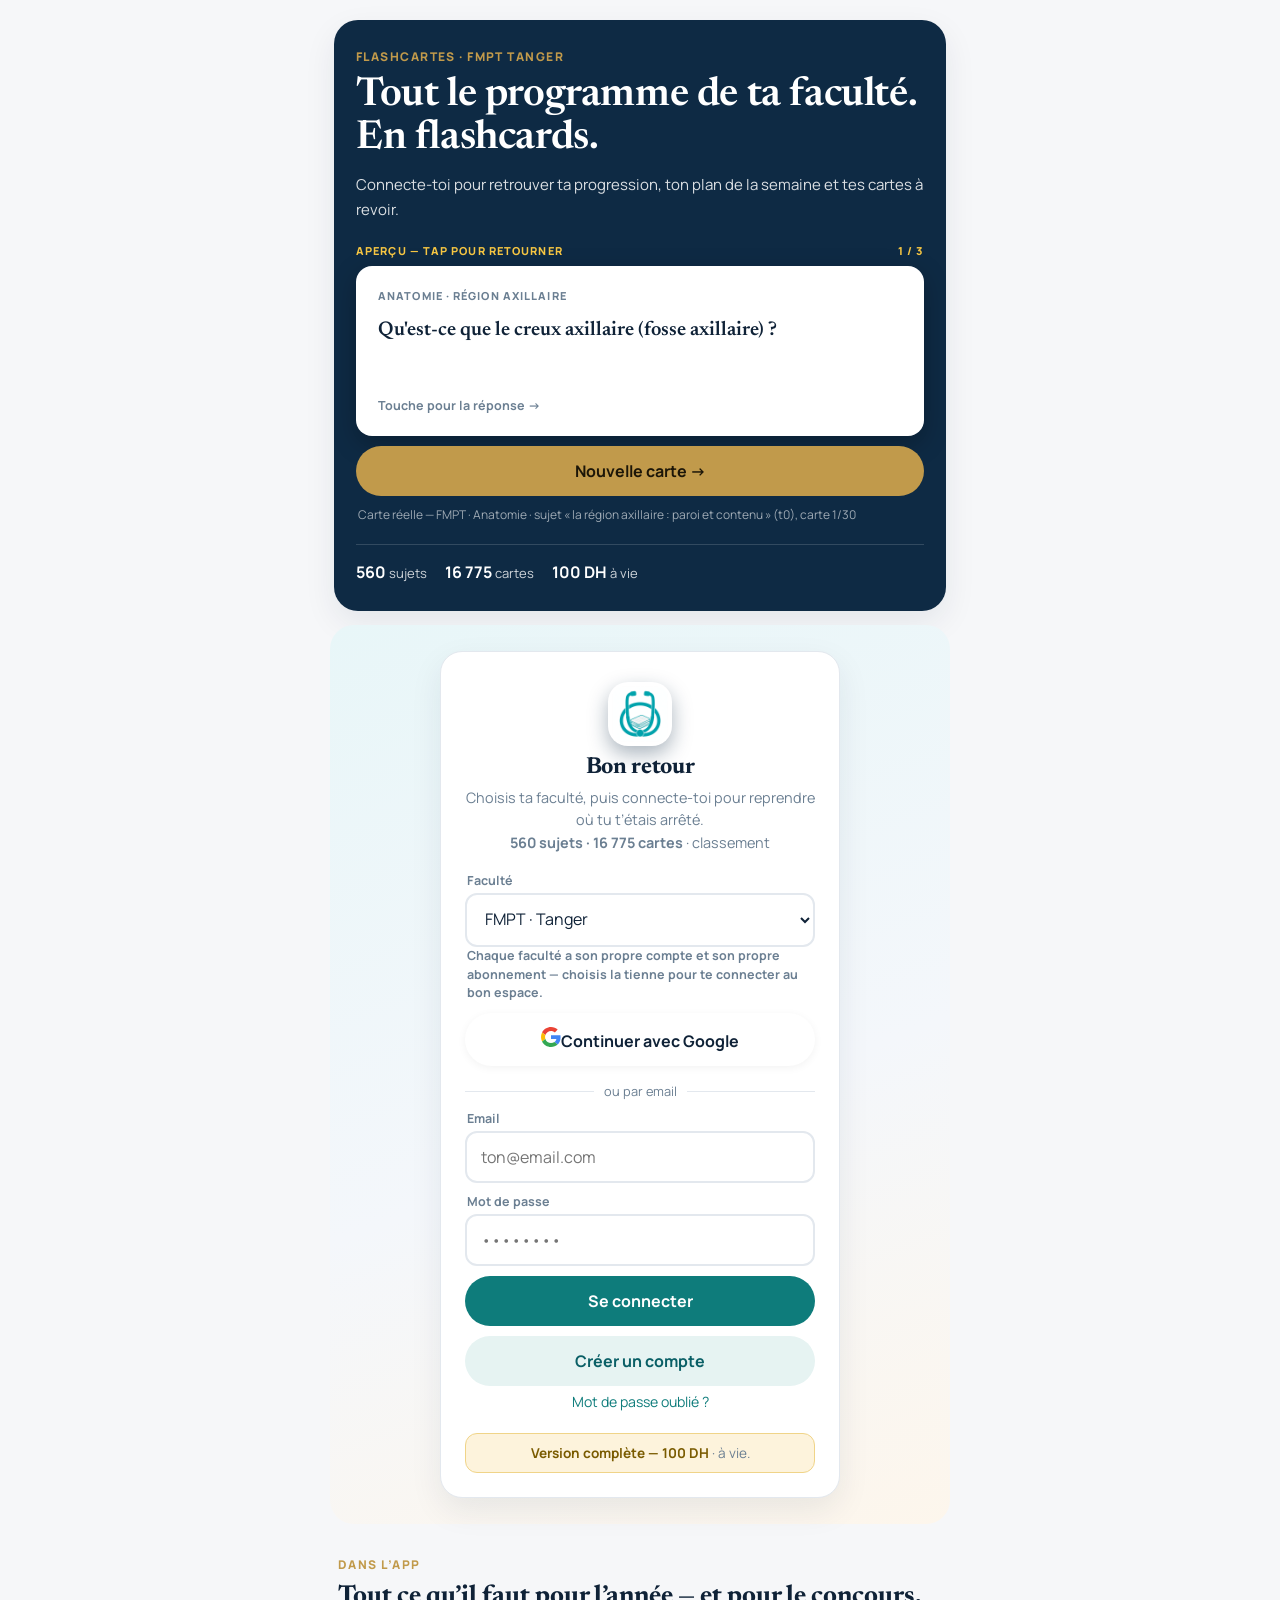
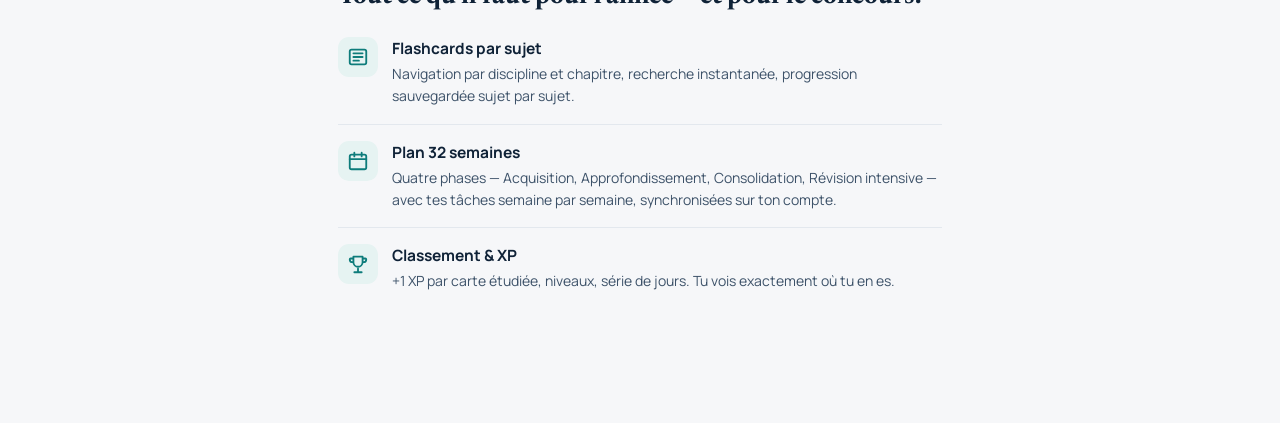
<file: index.html>
<!DOCTYPE html>
<html lang="fr">
<head>
<meta charset="UTF-8">
<meta name="viewport" content="width=device-width, initial-scale=1.0, viewport-fit=cover">
<meta name="theme-color" content="#0e2a44">
<title>Flashcards FMPT — Connexion</title>
<link rel="stylesheet" href="styles.css">
<link rel="manifest" href="manifest.json">
<link rel="icon" href="icon-512.png">
<link rel="apple-touch-icon" href="icon-192.png">
</head>
<body>
<div id="app"></div>
<script>
/* Vigie de demarrage : si l'app ne s'affiche pas (module bloque,
   navigateur trop ancien...), affiche un message d'aide au lieu d'une page blanche. */
(function () {
  var app = document.getElementById('app');
  if (!app) return;
  function card(title, body) {
    if (app.children.length) return;
    app.innerHTML =
      '<div style="min-height:70vh;display:flex;align-items:center;justify-content:center;padding:24px;font-family:-apple-system,Segoe UI,Roboto,Arial,sans-serif;">' +
      '<div style="max-width:420px;background:#fff;border-radius:16px;box-shadow:0 8px 24px rgba(14,124,134,.15);padding:28px 24px;text-align:center;color:#1c2733;">' +
      '<div style="margin-bottom:8px;color:#0e7c7b;display:flex;justify-content:center;"><svg width="36" height="36" viewBox="0 0 24 24" fill="none" stroke="currentColor" stroke-width="2" stroke-linecap="round" stroke-linejoin="round"><path d="M12 3 2.5 20h19L12 3z"/><path d="M12 10v4M12 17.5v.5"/></svg></div>' +
      '<h2 style="margin:0 0 8px;font-size:1.1rem;">' + title + '</h2>' +
      '<p style="margin:0;font-size:.92rem;line-height:1.6;color:#5b6b7c;">' + body + '</p></div></div>';
  }
  var noImportMap = !('supports' in HTMLScriptElement) || !HTMLScriptElement.supports('importmap');
  if (noImportMap) {
    card('Mets \u00e0 jour ton navigateur',
      'Cette app a besoin d\u2019un navigateur r\u00e9cent. Sur iPhone : R\u00e9glages \u2192 G\u00e9n\u00e9ral \u2192 Mise \u00e0 jour logicielle, ou ouvre ce lien dans Chrome.');
    return;
  }
  setTimeout(function () {
    card('La page n\u2019arrive pas \u00e0 charger',
      'V\u00e9rifie ta connexion internet, d\u00e9sactive ton bloqueur de pub pour ce site, puis recharge la page. Si \u00e7a persiste, ouvre le lien dans Chrome ou un Safari \u00e0 jour.');
  }, 9000);
})();
</script>
<div id="toast" class="toast" hidden></div>
<script type="module" src="js/login.js"></script>
<script>
if ('serviceWorker' in navigator) {
  window.addEventListener('load', () => {
    navigator.serviceWorker.register('sw.js').catch(() => {});
  });
}
</script>
</body>
</html>
</file>
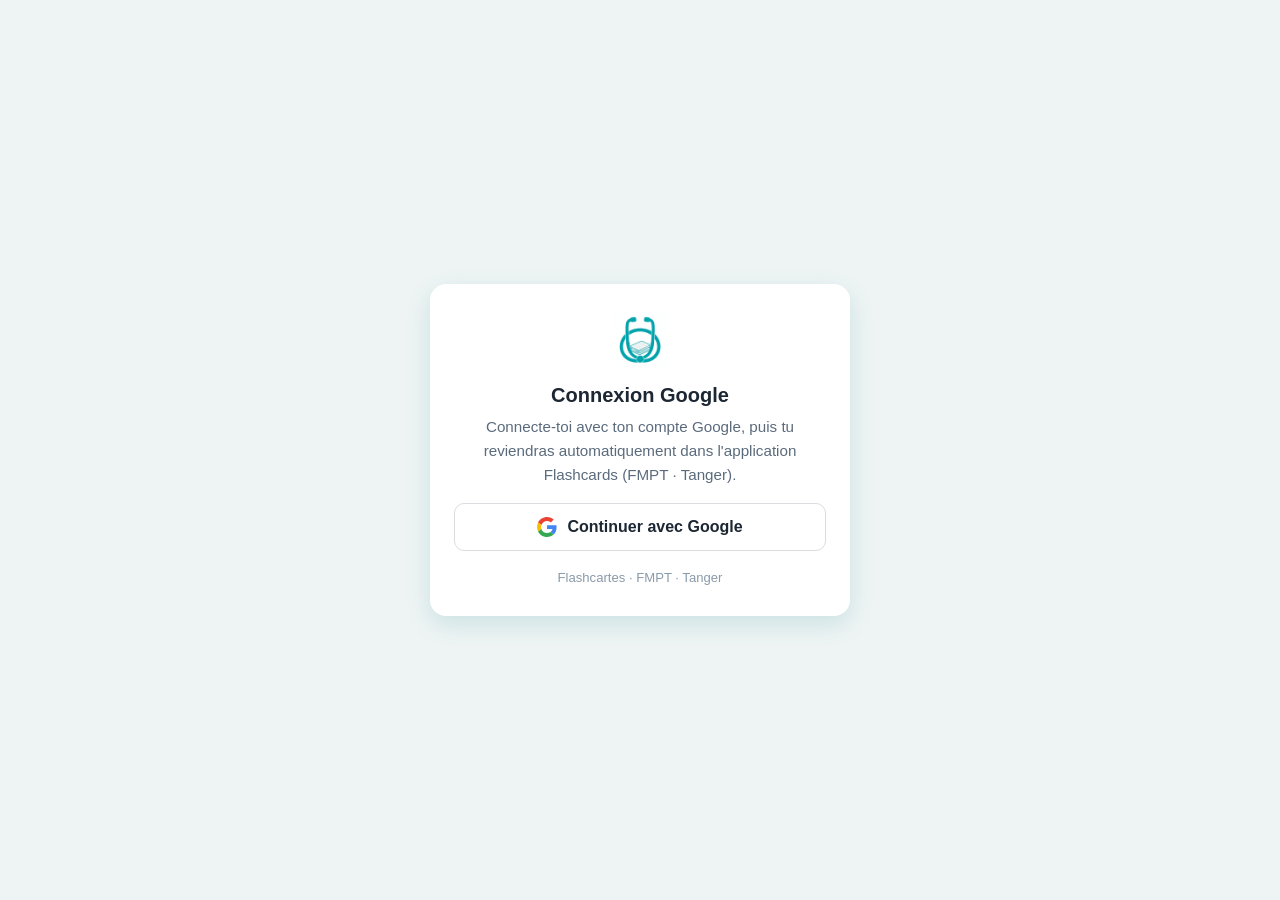
<file: auth-google.html>
<!DOCTYPE html>
<html lang="fr">
<head>
<meta charset="UTF-8">
<meta name="viewport" content="width=device-width, initial-scale=1.0, viewport-fit=cover">
<meta name="robots" content="noindex">
<meta name="theme-color" content="#0e2a44">
<title>Connexion Google — Flashcartes FMPT · Tanger</title>
<link rel="icon" href="icon-512.png">
<style>
  * { box-sizing: border-box; }
  body { margin: 0; min-height: 100vh; display: flex; align-items: center; justify-content: center;
    padding: 24px; font-family: -apple-system, "Segoe UI", Roboto, Arial, sans-serif;
    background: #eef4f4; color: #1c2733; }
  .card { width: 100%; max-width: 420px; background: #fff; border-radius: 16px;
    box-shadow: 0 8px 24px rgba(14,124,134,.15); padding: 28px 24px; text-align: center; }
  .card img { width: 56px; height: 56px; }
  h1 { margin: 12px 0 8px; font-size: 1.25rem; }
  p { margin: 0 0 16px; font-size: .95rem; line-height: 1.6; color: #5b6b7c; }
  .btn { display: flex; align-items: center; justify-content: center; gap: 10px; width: 100%;
    padding: 13px 16px; border: 1px solid #dadce0; border-radius: 10px; background: #fff;
    font-size: 1rem; font-weight: 600; color: #1c2733; cursor: pointer; }
  .btn:disabled { opacity: .6; cursor: default; }
  .err { display: none; margin: 14px 0 0; padding: 10px 12px; border-radius: 8px;
    background: #fdecea; color: #b3261e; font-size: .9rem; text-align: left; }
  .note { margin: 16px 0 0; font-size: .82rem; color: #8a9aa8; }
  .fallback { display: none; margin-top: 16px; }
  .fallback a { color: #0e7c86; font-weight: 600; }
</style>
</head>
<body>
<div class="card">
  <img src="icon-512.png" alt="Flashcartes">
  <h1>Connexion Google</h1>
  <p>Connecte-toi avec ton compte Google, puis tu reviendras
     automatiquement dans l'application Flashcards (FMPT · Tanger).</p>
  <button class="btn" id="gBtn" type="button">
    <svg viewBox="0 0 48 48" width="20" height="20" aria-hidden="true"><path fill="#EA4335" d="M24 9.5c3.54 0 6.71 1.22 9.21 3.6l6.85-6.85C35.9 2.38 30.47 0 24 0 14.62 0 6.51 5.38 2.56 13.22l7.98 6.19C12.43 13.72 17.74 9.5 24 9.5z"/><path fill="#4285F4" d="M46.98 24.55c0-1.57-.15-3.09-.38-4.55H24v9.02h12.94c-.58 2.96-2.26 5.48-4.78 7.18l7.73 6c4.51-4.18 7.09-10.36 7.09-17.65z"/><path fill="#FBBC05" d="M10.53 28.59c-.48-1.45-.76-2.99-.76-4.59s.27-3.14.76-4.59l-7.98-6.19C.92 16.46 0 20.12 0 24c0 3.88.92 7.54 2.56 10.78l7.97-6.19z"/><path fill="#34A853" d="M24 48c6.48 0 11.93-2.13 15.89-5.81l-7.73-6c-2.15 1.45-4.92 2.3-8.16 2.3-6.26 0-11.57-4.22-13.47-9.91l-7.98 6.19C6.51 42.62 14.62 48 24 48z"/></svg>
    <span>Continuer avec Google</span>
  </button>
  <div class="err" id="err"></div>
  <div class="fallback" id="fallback">
    <p>Si l'application ne s'est pas ouverte toute seule,
       <a id="backLink" href="#">touche ici pour y retourner</a>.</p>
  </div>
  <p class="note">Flashcartes · FMPT · Tanger</p>
</div>
<script type="module">
import { initializeApp } from './vendor/firebase/firebase-app.js';
import { getAuth, GoogleAuthProvider, signInWithPopup } from './vendor/firebase/firebase-auth.js';
import { firebaseConfig } from './firebase-config.js';

/* Page d'auth Google pour l'APPLICATION Android : elle tourne dans le
   navigateur système (la WebView ne peut pas faire de OAuth Google).
   Après la connexion, elle renvoie le token Google à l'app via le lien
   flashcards://auth/google — MainActivity le transmet à la WebView. */
const params = new URLSearchParams(location.search);
const fac = params.get('fac') || 'fmpt';
const app = initializeApp(firebaseConfig);
const auth = getAuth(app);
const showErr = (m) => { const e = document.getElementById('err'); e.style.display = 'block'; e.textContent = m; };
const backToApp = (qs) => {
  const url = 'flashcards://auth/google?fac=' + encodeURIComponent(fac) + qs;
  document.getElementById('backLink').href = url;
  document.getElementById('fallback').style.display = 'block';
  location.href = url;
};
document.getElementById('gBtn').onclick = async () => {
  const btn = document.getElementById('gBtn');
  btn.disabled = true;
  try {
    const result = await signInWithPopup(auth, new GoogleAuthProvider());
    const cred = GoogleAuthProvider.credentialFromResult(result);
    const idToken = cred && cred.idToken;
    if (!idToken) throw new Error('no-id-token');
    backToApp('&token=' + encodeURIComponent(idToken));
  } catch (e) {
    const c = e.code || '';
    if (c.includes('popup-closed-by-user') || c.includes('cancelled-popup-request')) {
      backToApp('&error=cancelled');
    } else if (c.includes('account-exists-with-different-credential')) {
      backToApp('&error=account-exists');
    } else if (c.includes('popup-blocked')) {
      showErr('Le navigateur a bloqué la fenêtre Google — autorise les popups pour ce site puis réessaie.');
    } else {
      showErr('Connexion Google impossible : ' + (e.message || e));
    }
    btn.disabled = false;
  }
};
</script>
</body>
</html>
</file>
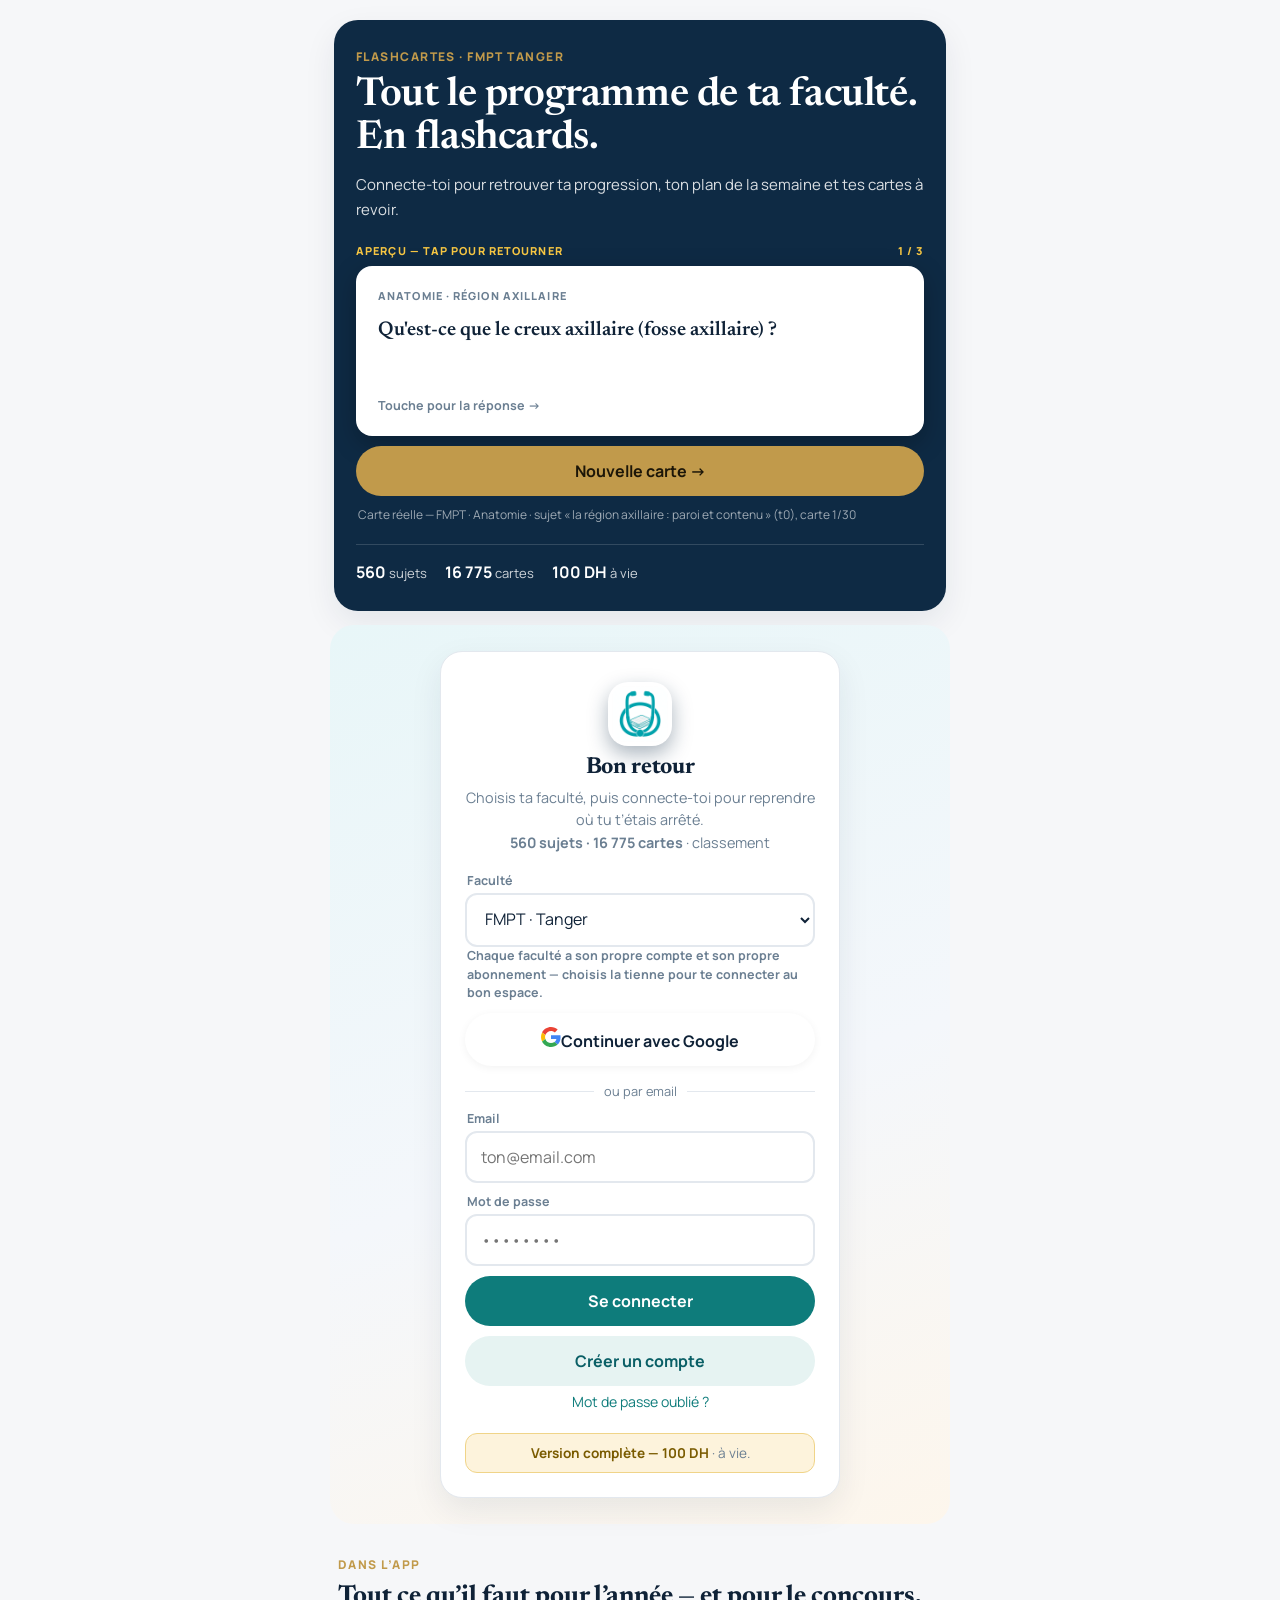
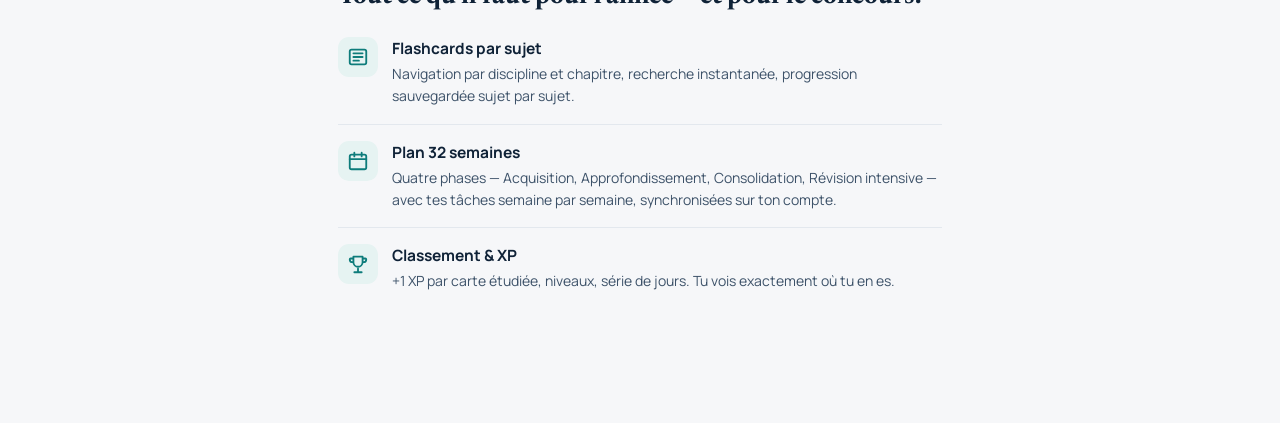
<file: plan.html>
<!DOCTYPE html>
<html lang="fr">
<head>
<meta charset="UTF-8">
<meta name="viewport" content="width=device-width, initial-scale=1.0, viewport-fit=cover">
<meta name="theme-color" content="#0e2a44">
<title>Plan 32 semaines — Flashcards FMPT</title>
<link rel="stylesheet" href="styles.css">
<link rel="manifest" href="manifest.json">
<link rel="icon" href="icon-512.png">
<link rel="apple-touch-icon" href="icon-192.png">
</head>
<body>
<div id="app"></div>
<script>
/* Vigie de demarrage : si l'app ne s'affiche pas (module bloque,
   navigateur trop ancien...), affiche un message d'aide au lieu d'une page blanche. */
(function () {
  var app = document.getElementById('app');
  if (!app) return;
  function card(title, body) {
    if (app.children.length) return;
    app.innerHTML =
      '<div style="min-height:70vh;display:flex;align-items:center;justify-content:center;padding:24px;font-family:-apple-system,Segoe UI,Roboto,Arial,sans-serif;">' +
      '<div style="max-width:420px;background:#fff;border-radius:16px;box-shadow:0 8px 24px rgba(14,124,134,.15);padding:28px 24px;text-align:center;color:#1c2733;">' +
      '<div style="margin-bottom:8px;color:#0e7c7b;display:flex;justify-content:center;"><svg width="36" height="36" viewBox="0 0 24 24" fill="none" stroke="currentColor" stroke-width="2" stroke-linecap="round" stroke-linejoin="round"><path d="M12 3 2.5 20h19L12 3z"/><path d="M12 10v4M12 17.5v.5"/></svg></div>' +
      '<h2 style="margin:0 0 8px;font-size:1.1rem;">' + title + '</h2>' +
      '<p style="margin:0;font-size:.92rem;line-height:1.6;color:#5b6b7c;">' + body + '</p></div></div>';
  }
  var noImportMap = !('supports' in HTMLScriptElement) || !HTMLScriptElement.supports('importmap');
  if (noImportMap) {
    card('Mets \u00e0 jour ton navigateur',
      'Cette app a besoin d\u2019un navigateur r\u00e9cent. Sur iPhone : R\u00e9glages \u2192 G\u00e9n\u00e9ral \u2192 Mise \u00e0 jour logicielle, ou ouvre ce lien dans Chrome.');
    return;
  }
  setTimeout(function () {
    card('La page n\u2019arrive pas \u00e0 charger',
      'V\u00e9rifie ta connexion internet, d\u00e9sactive ton bloqueur de pub pour ce site, puis recharge la page. Si \u00e7a persiste, ouvre le lien dans Chrome ou un Safari \u00e0 jour.');
  }, 9000);
})();
</script>
</div>
<div id="toast" class="toast" hidden></div>
<script type="module" src="js/plan.js"></script>
<script>
if ('serviceWorker' in navigator) {
  window.addEventListener('load', () => {
    navigator.serviceWorker.register('sw.js').catch(() => {});
  });
}
</script>
</body>
</html>
</file>
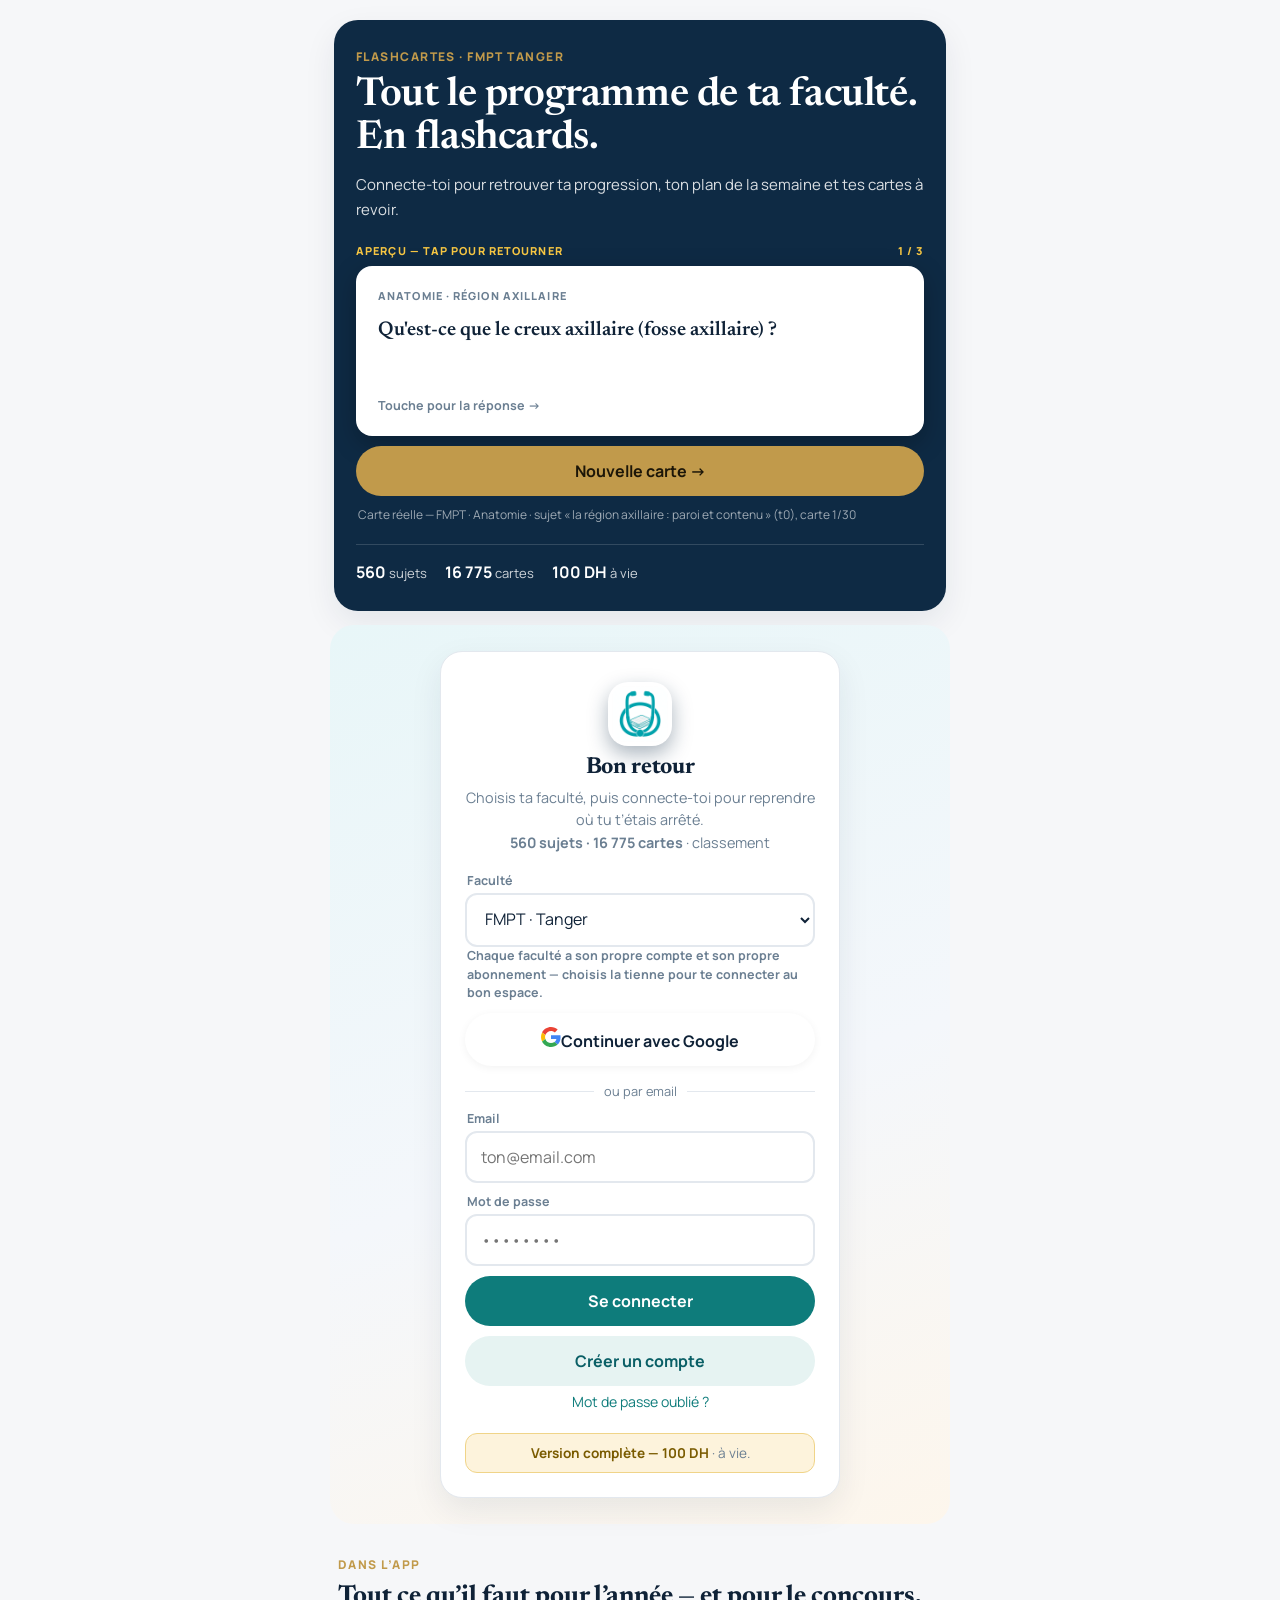
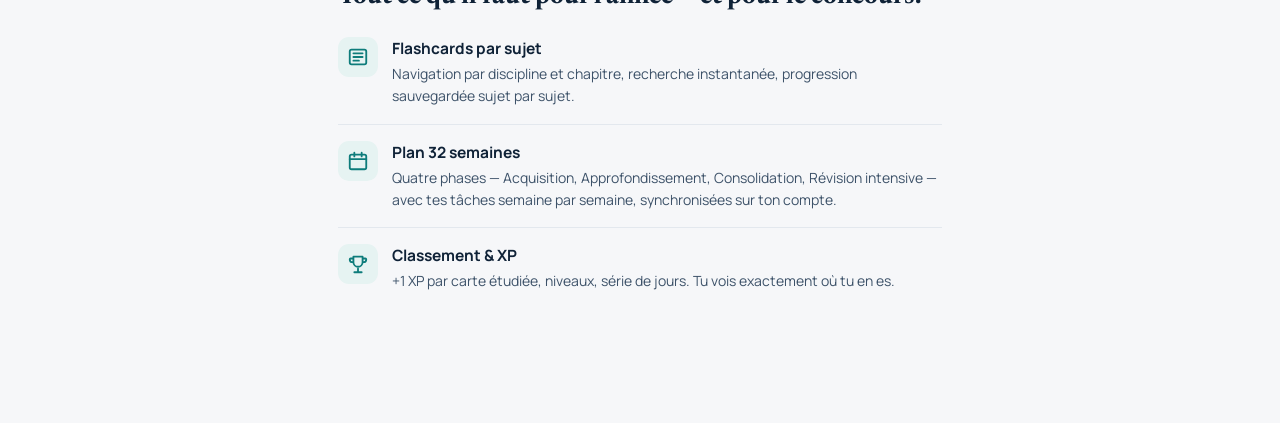
<file: profil.html>
<!DOCTYPE html>
<html lang="fr">
<head>
<meta charset="UTF-8">
<meta name="viewport" content="width=device-width, initial-scale=1.0, viewport-fit=cover">
<meta name="theme-color" content="#0e2a44">
<title>Profil — Flashcards FMPT</title>
<link rel="stylesheet" href="styles.css">
<link rel="manifest" href="manifest.json">
<link rel="icon" href="icon-512.png">
<link rel="apple-touch-icon" href="icon-192.png">
</head>
<body>
<div id="app"></div>
<script>
/* Vigie de demarrage : si l'app ne s'affiche pas (module bloque,
   navigateur trop ancien...), affiche un message d'aide au lieu d'une page blanche. */
(function () {
  var app = document.getElementById('app');
  if (!app) return;
  function card(title, body) {
    if (app.children.length) return;
    app.innerHTML =
      '<div style="min-height:70vh;display:flex;align-items:center;justify-content:center;padding:24px;font-family:-apple-system,Segoe UI,Roboto,Arial,sans-serif;">' +
      '<div style="max-width:420px;background:#fff;border-radius:16px;box-shadow:0 8px 24px rgba(14,124,134,.15);padding:28px 24px;text-align:center;color:#1c2733;">' +
      '<div style="margin-bottom:8px;color:#0e7c7b;display:flex;justify-content:center;"><svg width="36" height="36" viewBox="0 0 24 24" fill="none" stroke="currentColor" stroke-width="2" stroke-linecap="round" stroke-linejoin="round"><path d="M12 3 2.5 20h19L12 3z"/><path d="M12 10v4M12 17.5v.5"/></svg></div>' +
      '<h2 style="margin:0 0 8px;font-size:1.1rem;">' + title + '</h2>' +
      '<p style="margin:0;font-size:.92rem;line-height:1.6;color:#5b6b7c;">' + body + '</p></div></div>';
  }
  var noImportMap = !('supports' in HTMLScriptElement) || !HTMLScriptElement.supports('importmap');
  if (noImportMap) {
    card('Mets \u00e0 jour ton navigateur',
      'Cette app a besoin d\u2019un navigateur r\u00e9cent. Sur iPhone : R\u00e9glages \u2192 G\u00e9n\u00e9ral \u2192 Mise \u00e0 jour logicielle, ou ouvre ce lien dans Chrome.');
    return;
  }
  setTimeout(function () {
    card('La page n\u2019arrive pas \u00e0 charger',
      'V\u00e9rifie ta connexion internet, d\u00e9sactive ton bloqueur de pub pour ce site, puis recharge la page. Si \u00e7a persiste, ouvre le lien dans Chrome ou un Safari \u00e0 jour.');
  }, 9000);
})();
</script>
</div>
<div id="toast" class="toast" hidden></div>
<script type="module" src="js/profil.js"></script>
<script>
if ('serviceWorker' in navigator) {
  window.addEventListener('load', () => {
    navigator.serviceWorker.register('sw.js').catch(() => {});
  });
}
</script>
</body>
</html>
</file>
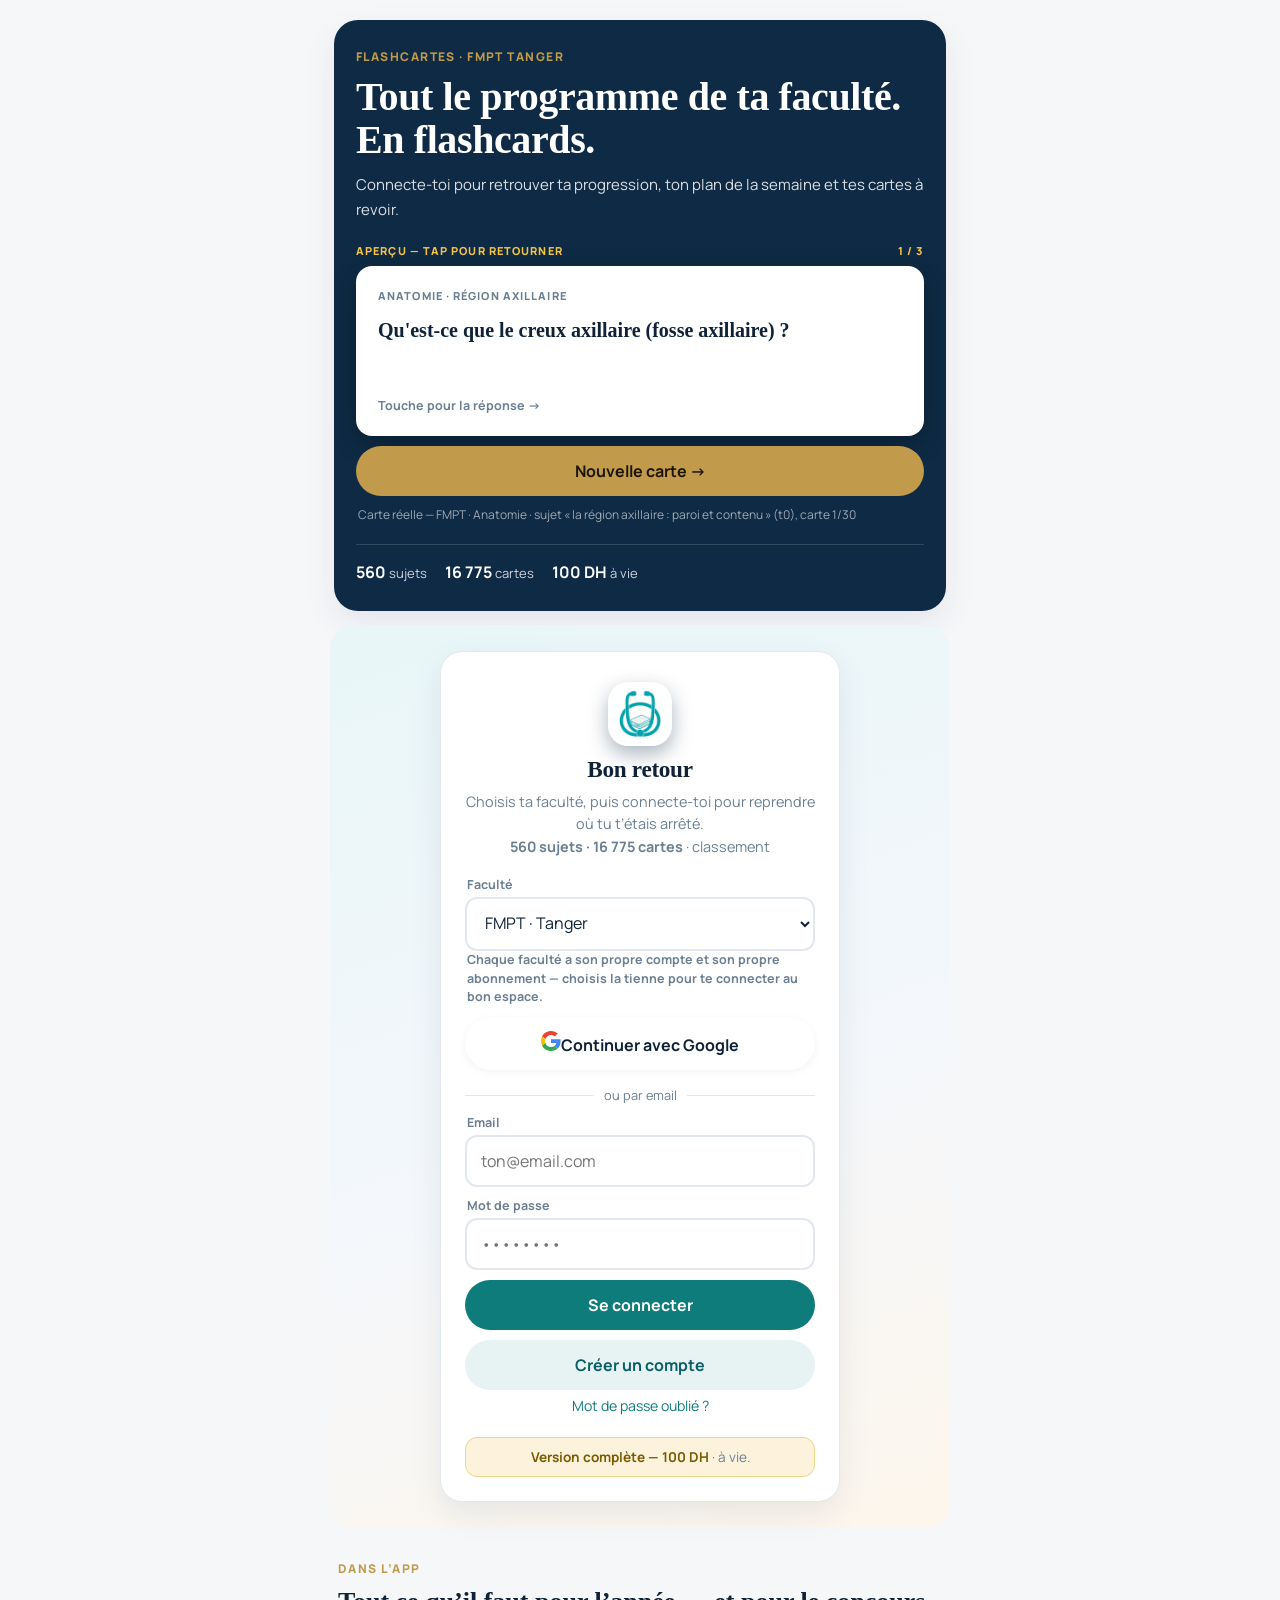
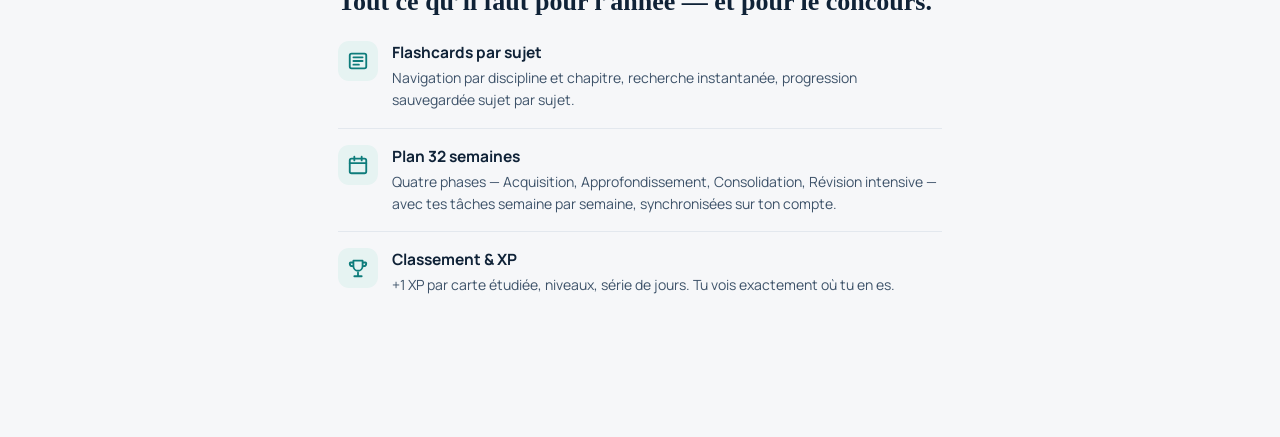
<file: review.html>
<!DOCTYPE html>
<html lang="fr">
<head>
<meta charset="UTF-8">
<meta name="viewport" content="width=device-width, initial-scale=1.0, viewport-fit=cover">
<meta name="theme-color" content="#0e2a44">
<title>Révision espacée — Flashcards FMPT</title>
<link rel="stylesheet" href="styles.css">
<link rel="manifest" href="manifest.json">
<link rel="icon" href="icon-512.png">
<link rel="apple-touch-icon" href="icon-192.png">
</head>
<body>
<div id="app"></div>
<script>
/* Vigie de demarrage : si l'app ne s'affiche pas (module bloque,
   navigateur trop ancien...), affiche un message d'aide au lieu d'une page blanche. */
(function () {
  var app = document.getElementById('app');
  if (!app) return;
  function card(title, body) {
    if (app.children.length) return;
    app.innerHTML =
      '<div style="min-height:70vh;display:flex;align-items:center;justify-content:center;padding:24px;font-family:-apple-system,Segoe UI,Roboto,Arial,sans-serif;">' +
      '<div style="max-width:420px;background:#fff;border-radius:16px;box-shadow:0 8px 24px rgba(14,124,134,.15);padding:28px 24px;text-align:center;color:#1c2733;">' +
      '<div style="margin-bottom:8px;color:#0e7c7b;display:flex;justify-content:center;"><svg width="36" height="36" viewBox="0 0 24 24" fill="none" stroke="currentColor" stroke-width="2" stroke-linecap="round" stroke-linejoin="round"><path d="M12 3 2.5 20h19L12 3z"/><path d="M12 10v4M12 17.5v.5"/></svg></div>' +
      '<h2 style="margin:0 0 8px;font-size:1.1rem;">' + title + '</h2>' +
      '<p style="margin:0;font-size:.92rem;line-height:1.6;color:#5b6b7c;">' + body + '</p></div></div>';
  }
  var noImportMap = !('supports' in HTMLScriptElement) || !HTMLScriptElement.supports('importmap');
  if (noImportMap) {
    card('Mets \u00e0 jour ton navigateur',
      'Cette app a besoin d\u2019un navigateur r\u00e9cent. Sur iPhone : R\u00e9glages \u2192 G\u00e9n\u00e9ral \u2192 Mise \u00e0 jour logicielle, ou ouvre ce lien dans Chrome.');
    return;
  }
  setTimeout(function () {
    card('La page n\u2019arrive pas \u00e0 charger',
      'V\u00e9rifie ta connexion internet, d\u00e9sactive ton bloqueur de pub pour ce site, puis recharge la page. Si \u00e7a persiste, ouvre le lien dans Chrome ou un Safari \u00e0 jour.');
  }, 9000);
})();
</script>
</div>
<div id="toast" class="toast" hidden></div>
<script type="module" src="js/review.js"></script>
<script>
if ('serviceWorker' in navigator) {
  window.addEventListener('load', () => {
    navigator.serviceWorker.register('sw.js').catch(() => {});
  });
}
</script>
</body>
</html>
</file>
<file: styles.css>
/* ============================================================================
   Flashcards FMPT — Clean Premium (porté de l'aperçu approuvé 2026-10-26).
   Jetons : bg #f6f7f9, surface #fff, ink #0f2237, navy #0e2a44,
   teal #0e7c7b, gold #c19a4b, radius 18px.
   Polices : Manrope (UI) + Newsreader (titres / questions) — Google Fonts,
   avec replis système hors-ligne. Mode sombre : prefers-color-scheme.
   Règles anti-régression : icônes = SVG en ligne (jamais de glyphes de
   police — ils se coupent sur téléphone) ; les règles de rangée sont
   limitées aux enfants directs (ex. .feat-list > li) ; les cartes flip
   grandissent avec leur contenu (faces dans une même cellule de grille).
   ============================================================================ */
@import url('https://fonts.googleapis.com/css2?family=Manrope:wght@400;500;600;700;800&family=Newsreader:ital,opsz,wght@0,6..72,500;0,6..72,600;1,6..72,500&display=swap');

:root{
  --bg:#f6f7f9; --surface:#ffffff; --surface2:#eef1f4; --line:#e3e8ee;
  --ink:#0f2237; --ink2:#3d5269; --muted:#6b7f92;
  --navy:#0e2a44; --navy2:#12365a;
  --teal:#0e7c7b; --teal2:#0a5e5d; --teal-dark:#0a5f66; --teal-soft:#e6f3f2; --teal-light:#e0f2f4;
  --gold:#c19a4b; --gold-soft:#fdf3dc; --gold-bright:#f5c542;
  --green:#157a4c; --green-soft:#e6f4ec; --red:#c0392b; --red-soft:#fdecea;
  --radius:18px;
  --shadow:0 12px 32px rgba(14,42,68,.08);
  --shadow2:0 4px 14px rgba(14,42,68,.06);
}
@media (prefers-color-scheme: dark){
  :root{
    --bg:#0b1420; --surface:#121f31; --surface2:#18293f; --line:#24344c;
    --ink:#eef3f8; --ink2:#b9c9d9; --muted:#8aa0b5;
    /* --navy NE DOIT PAS basculer en clair en mode sombre : les cartes
       .hero/.today-card/.resume-card/.me-card ont un fond
       navy + texte blanc — avec --navy:#eaf1f8 le texte blanc devenait
       invisible sur fond pâle (bug Plan 2026-10-26). Navy reste #0e2a44. */
    --teal-dark:#7dd3d2; /* texte sarcelle clair sur fonds sombres en mode sombre */
    --teal-soft:#143636; --gold-soft:#2e2716; --red-soft:#3a1d1a; --green-soft:#173628;
    --teal-light:#143636;
    --shadow:0 12px 32px rgba(0,0,0,.35);
  }
}
*{box-sizing:border-box; -webkit-tap-highlight-color:transparent;}
html,body{margin:0;padding:0;}
body{
  font-family:Manrope,system-ui,-apple-system,"Segoe UI",Roboto,Arial,sans-serif;
  background:var(--bg); color:var(--ink);
  min-height:100vh; padding-bottom:86px;
  -webkit-font-smoothing:antialiased;
}
h1,h2,h3,.serif{font-family:Newsreader,Georgia,serif;}
#app{max-width:640px;margin:0 auto;padding:14px 14px 20px;}
a{color:var(--teal);}
img{max-width:100%;}

/* ---------- boot / login ---------- */
.boot{text-align:center;padding:70px 20px;color:var(--muted);}
.boot-logo{font-size:3.2rem;}
.boot-title{font-size:1.5rem;font-weight:800;color:var(--ink);margin-top:8px;}
.boot-sub{margin-top:6px;font-size:.9rem;}

/* Hero déconnecté (page de connexion) */
.hero{background:var(--navy);color:#fff;border-radius:24px;padding:28px 22px;margin:6px 0 0;
  box-shadow:var(--shadow);}
@media (prefers-color-scheme: dark){ .hero{background:#0e2a44;color:#fff;} }
/* Contraste mode sombre — cartes à fond navy + texte blanc : le fond
   doit rester navy sombre (comme .hero ci-dessus), sinon le texte blanc
   est invisible. Idem pour les verdicts : texte fixe sombre sur fond
   *-soft qui bascule en sombre en mode sombre → texte clair. */
@media (prefers-color-scheme: dark){
  .today-card,.resume-card,.me-card{background:#0e2a44;color:#fff;}
  .verdict.perfect{color:#7ddba8;} .verdict.partial{color:#f5c542;} .verdict.zero{color:#ff9a8a;}
  .reveal b{color:#f5c542;}
}
.hero-eyebrow{margin:0 0 10px;font-size:12px;font-weight:800;letter-spacing:.12em;text-transform:uppercase;color:var(--gold);}
.hero-title{margin:0;font-family:Newsreader,Georgia,serif;font-weight:600;font-size:clamp(30px,7.5vw,40px);line-height:1.08;letter-spacing:-.01em;color:#fff;}
.hero-sub{margin:12px 0 0;font-size:15px;line-height:1.65;color:rgba(255,255,255,.85);}
.hero-stats{display:flex;gap:18px;flex-wrap:wrap;margin-top:20px;padding-top:16px;border-top:1px solid rgba(255,255,255,.15);font-size:13px;color:rgba(255,255,255,.8);}
.hero-stats b{color:#fff;font-size:16px;}
.demo-flip{margin-top:20px;}
.demo-flip-head{display:flex;justify-content:space-between;font-size:11px;font-weight:800;letter-spacing:.1em;text-transform:uppercase;color:var(--gold-bright);margin-bottom:8px;}
.demo-card{background:#fff;color:#0f2237;border-radius:16px;padding:22px;cursor:pointer;
  display:grid;min-height:170px;box-shadow:0 8px 24px rgba(0,0,0,.25);user-select:none;}
.demo-face{grid-area:1/1;display:flex;flex-direction:column;}
.demo-face[hidden]{display:none;}
.demo-tag{font-size:11px;font-weight:800;letter-spacing:.1em;text-transform:uppercase;color:#6b7f92;}
.demo-q{font-family:Newsreader,Georgia,serif;font-weight:600;font-size:20px;line-height:1.3;margin:14px 0 8px;color:#0f2237;}
.demo-a{font-size:17px;line-height:1.55;margin:14px 0 8px;color:#0f2237;}
.demo-hint{margin-top:auto;font-size:12.5px;font-weight:700;color:#6b7f92;}
.demo-card.flipped{background:var(--teal);color:#fff;}
.demo-card.flipped .demo-tag,.demo-card.flipped .demo-a{color:#fff;}
.demo-card.flipped .demo-hint{color:rgba(255,255,255,.75);}
.demo-src{margin:10px 2px 0;font-size:12px;color:rgba(255,255,255,.6);line-height:1.5;}
.btn-gold{background:var(--gold);color:#1c1608;}
.btn-gold:active{background:#a8873c;}

.landing-feats{padding:32px 4px 8px;}
.landing-feats h2{font-size:26px;line-height:1.15;margin:0 0 8px;}
.feat-list{list-style:none;margin:0;padding:0;}
.feat-list > li{display:flex;gap:14px;padding:16px 0;border-bottom:1px solid var(--line);align-items:flex-start;}
.feat-list > li:last-child{border-bottom:none;}
.feat-ic{flex:none;width:40px;height:40px;border-radius:11px;background:var(--teal-soft);color:var(--teal);
  display:flex;align-items:center;justify-content:center;padding:0;border:0;}
.feat-ic img{width:30px;height:30px;object-fit:contain;background:#fff;border-radius:6px;}
.feat-list b{font-size:15.5px;}
.feat-list p{margin:4px 0 0;font-size:14px;line-height:1.6;color:var(--ink2);}

.login-wrap{
  min-height:60vh;display:flex;align-items:center;justify-content:center;
  background:linear-gradient(160deg,#e8f6f8 0%,#f4f7fb 55%,#fdf6ec 100%);
  border-radius:24px;padding:26px 16px;margin:14px -4px 0;
}
@media (prefers-color-scheme: dark){ .login-wrap{background:linear-gradient(160deg,#12283d 0%,#0b1420 60%,#1c1608 100%);} }
.login-card{background:var(--surface);border-radius:22px;padding:30px 24px 24px;width:100%;max-width:400px;
  box-shadow:var(--shadow);border:1px solid var(--line);}
.login-logo{width:64px;height:64px;margin:0 auto 10px;border-radius:20px;
  display:flex;align-items:center;justify-content:center;
  background:#fff;box-shadow:0 8px 20px rgba(14,42,68,.35);}
.login-logo img{width:56px;height:56px;object-fit:contain;border-radius:14px;display:block;}
.login-card h1{margin:0;text-align:center;font-size:1.45rem;letter-spacing:-.3px;font-family:Newsreader,Georgia,serif;}
.login-sub{text-align:center;color:var(--muted);font-size:.9rem;line-height:1.55;margin:8px 0 18px;}
.btn-google{background:var(--surface);color:var(--ink);border:1.5px solid var(--line);display:flex;align-items:center;
  justify-content:center;gap:10px;box-shadow:0 2px 8px rgba(0,0,0,.05);}
.btn-google:active{background:var(--surface2);}
.btn-google:disabled{opacity:.6;}
.fld{display:block;margin-top:10px;}
.fld > span{display:block;font-size:.78rem;font-weight:700;color:var(--muted);margin:0 2px 4px;}
.fld .input{margin-top:0;}
.fld-note{display:block;font-size:12.5px;font-weight:400;color:var(--muted);margin:6px 2px 0;line-height:1.5;}
.login-pro{margin-top:16px;text-align:center;font-size:.85rem;color:var(--muted);
  background:var(--gold-soft);border:1px solid #f0d488;border-radius:12px;padding:10px 12px;}
.login-pro b{color:#7a5b00;}
@media (prefers-color-scheme: dark){ .login-pro b{color:#f5c542;} }
.btn{display:block;width:100%;border:none;border-radius:999px;padding:14px;font:inherit;
  font-weight:700;font-size:1rem;cursor:pointer;margin-top:10px;}
.btn-primary{background:var(--teal);color:#fff;}
.btn-primary:active{background:var(--teal2);}
.btn-ghost{background:var(--teal-soft);color:var(--teal-dark);}
@media (prefers-color-scheme: dark){ .btn-ghost{color:var(--teal);} }
.btn-warn{background:#fff7e6;color:#7a5b00;border:2px solid var(--gold-bright);}
.input{width:100%;font:inherit;padding:13px 14px;border:2px solid var(--line);border-radius:12px;margin-top:8px;
  background:var(--surface);color:var(--ink);}
.input:focus{outline:none;border-color:var(--teal);}
select.input{appearance:auto;}
.hr{display:flex;align-items:center;gap:10px;color:var(--muted);font-size:.8rem;margin:16px 0 6px;}
.hr::before,.hr::after{content:"";flex:1;height:1px;background:var(--line);}
.err{background:var(--red-soft);color:var(--red);border-radius:10px;padding:10px 12px;font-size:.85rem;margin-top:10px;display:none;}
.linklike{background:none;border:none;color:var(--teal);font:inherit;font-size:.88rem;cursor:pointer;padding:6px 0;}

/* ---------- header / cards ---------- */
.topbar{display:flex;align-items:center;justify-content:space-between;margin:4px 2px 12px;}
.topbar h2{margin:0;font-size:1.2rem;}
.streak{background:var(--surface);border-radius:999px;padding:7px 14px;font-weight:800;font-size:.9rem;
  box-shadow:var(--shadow2);}
.xpbar{background:var(--surface);border-radius:var(--radius);padding:12px 14px;margin-bottom:12px;
  box-shadow:var(--shadow2);}
.xpbar .row{display:flex;justify-content:space-between;font-size:.82rem;color:var(--muted);margin-bottom:6px;}
.xpbar .row b{color:var(--ink);}
.track{height:8px;background:var(--surface2);border-radius:99px;overflow:hidden;}
.track > div{height:100%;background:linear-gradient(90deg,var(--teal),#19b3c0);border-radius:99px;transition:width .3s;}
.grid{display:grid;grid-template-columns:1fr 1fr;gap:10px;}
.disc{background:var(--surface);border-radius:var(--radius);padding:16px 14px;box-shadow:var(--shadow2);
  cursor:pointer;border:2px solid transparent;text-align:left;font:inherit;color:var(--ink);}
.disc:active{border-color:var(--teal);}
.disc .emoji{font-size:1.7rem;}
.disc h3{margin:8px 0 2px;font-size:.98rem;}
.disc small{color:var(--muted);font-size:.78rem;}
.disc .pbar{margin-top:10px;}
.chapter{margin:14px 2px 6px;font-size:.82rem;font-weight:800;color:var(--muted);text-transform:uppercase;letter-spacing:.5px;}
.topic{background:var(--surface);border-radius:12px;padding:13px 14px;margin-bottom:8px;display:flex;
  align-items:center;justify-content:space-between;gap:10px;cursor:pointer;box-shadow:var(--shadow2);
  border:none;width:100%;font:inherit;text-align:left;color:var(--ink);}
.topic .t{font-weight:600;font-size:.93rem;}
.topic .c{font-size:.75rem;color:var(--muted);margin-top:2px;}
.topic .pct{font-size:.78rem;font-weight:800;color:var(--teal);white-space:nowrap;}
.back{background:none;border:none;color:var(--teal);font:inherit;font-weight:700;cursor:pointer;padding:8px 0;font-size:.95rem;}

/* ---------- flip cards ---------- */
.progress-line{font-size:.82rem;color:var(--muted);margin:2px 2px 10px;display:flex;justify-content:space-between;}
.fcard{background:var(--surface);border-radius:20px;min-height:300px;display:grid;cursor:pointer;
  box-shadow:var(--shadow);user-select:none;padding:0;}
.fcard .fcard-face{grid-area:1/1;display:flex;flex-direction:column;justify-content:center;align-items:center;
  text-align:center;padding:28px 22px;}
.fcard .fcard-face[hidden]{display:none;}
.fcard .q{font-family:Newsreader,Georgia,serif;font-weight:600;font-size:1.35rem;line-height:1.35;}
.fcard .a{font-size:1.05rem;line-height:1.6;white-space:pre-line;}
.fcard .hint{margin-top:14px;font-size:.75rem;color:var(--muted);}
.fcard.flipped{background:var(--teal);color:#fff;}
.fcard.flipped .hint{color:rgba(255,255,255,.75);}
.fcard-nav{display:flex;gap:10px;margin-top:14px;}
.fcard-nav .btn{margin-top:0;}
.star-row{display:flex;justify-content:center;gap:10px;margin-top:10px;}
.iconbtn{background:var(--surface);border:2px solid var(--line);border-radius:999px;width:52px;height:52px;
  cursor:pointer;display:flex;align-items:center;justify-content:center;color:var(--ink);}
.iconbtn.on{border-color:var(--gold);background:var(--gold-soft);}
.demo-note{background:var(--gold-soft);border:2px solid var(--gold-bright);border-radius:12px;padding:12px 14px;
  font-size:.85rem;color:#7a5b00;margin-bottom:12px;line-height:1.5;}
@media (prefers-color-scheme: dark){ .demo-note{color:#f5c542;} }

/* ---------- lock / paywall ---------- */
.lock{background:var(--surface);border-radius:20px;padding:30px 22px;text-align:center;
  box-shadow:var(--shadow);margin-top:20px;}
.lock .big{font-size:3rem;}
.lock h2{margin:10px 0 6px;}
.lock p{color:var(--muted);font-size:.92rem;line-height:1.6;}
.code-row{display:flex;gap:8px;margin-top:12px;}
.code-row .input{margin-top:0;font-family:monospace;text-transform:uppercase;}

/* ---------- MCQ ---------- */
.mcq-setup{background:var(--surface);border-radius:var(--radius);padding:18px;box-shadow:var(--shadow2);}
.opt{display:block;width:100%;text-align:left;background:var(--surface);border:2px solid var(--line);
  border-radius:12px;padding:14px;font:inherit;font-size:.95rem;margin-bottom:10px;cursor:pointer;line-height:1.45;color:var(--ink);}
.opt.correct{border-color:var(--green);background:var(--green-soft);}
.opt.wrong{border-color:var(--red);background:var(--red-soft);}
.opt:disabled{cursor:default;opacity:.95;}
.opt .letter{display:inline-block;width:26px;height:26px;border-radius:50%;background:var(--teal-soft);
  color:var(--teal-dark);font-weight:800;font-size:.8rem;text-align:center;line-height:26px;margin-right:10px;}
.mcq-q{background:var(--surface);border-radius:var(--radius);padding:20px 18px;margin-bottom:14px;
  font-size:1.05rem;font-weight:700;line-height:1.55;box-shadow:var(--shadow2);}
.mcq-explain{background:#eef6ff;border-radius:12px;padding:12px 14px;font-size:.88rem;margin:12px 0;line-height:1.55;}
@media (prefers-color-scheme: dark){ .mcq-explain{background:#12283d;} }
.result{background:var(--surface);border-radius:20px;padding:28px 22px;text-align:center;
  box-shadow:var(--shadow);margin-top:16px;}
.result .score{font-size:2.6rem;font-weight:800;color:var(--teal);}
.quizpick{display:grid;grid-template-columns:1fr 1fr;gap:10px;margin-top:12px;}

/* ---------- leaderboard ---------- */
.tabs{display:flex;gap:8px;margin-bottom:12px;}
.tabs button{flex:1;border:none;border-radius:999px;padding:10px;font:inherit;font-weight:700;
  background:var(--teal-soft);color:var(--teal-dark);cursor:pointer;font-size:.88rem;}
.tabs button.on{background:var(--teal);color:#fff;}
.lb-row{display:flex;align-items:center;gap:12px;background:var(--surface);border-radius:12px;
  padding:11px 14px;margin-bottom:8px;box-shadow:var(--shadow2);}
.lb-row.me{border:2px solid var(--teal);}
.lb-rank{font-weight:800;width:30px;text-align:center;font-size:1rem;}
.lb-name{flex:1;font-weight:600;font-size:.92rem;}
.lb-xp{font-weight:800;color:var(--teal);font-size:.9rem;white-space:nowrap;}
.avatar{width:34px;height:34px;border-radius:50%;background:var(--teal-soft);display:flex;
  align-items:center;justify-content:center;font-weight:800;color:var(--teal-dark);overflow:hidden;flex:none;}
.avatar img{width:100%;height:100%;object-fit:cover;}

/* ---------- plan ---------- */
.week{background:var(--surface);border-radius:var(--radius);padding:16px;margin-bottom:10px;
  box-shadow:var(--shadow2);}
.week-head{display:flex;justify-content:space-between;align-items:center;cursor:pointer;
  background:none;border:none;width:100%;font:inherit;text-align:left;padding:0;color:var(--ink);}
.week-head h3{margin:0;font-size:.98rem;}
.week-head small{color:var(--muted);}
.phase{display:inline-block;font-size:.7rem;font-weight:800;background:var(--teal-soft);
  color:var(--teal-dark);border-radius:99px;padding:3px 10px;margin-bottom:8px;}
.task{display:flex;gap:10px;align-items:flex-start;padding:9px 0;border-top:1px solid var(--line);
  font-size:.9rem;line-height:1.5;cursor:pointer;}
.task input{width:20px;height:20px;margin-top:2px;accent-color:var(--teal);flex:none;}
.task.done span{text-decoration:line-through;color:var(--muted);}

/* ---------- profile ---------- */
.kv{background:var(--surface);border-radius:var(--radius);padding:16px;margin-bottom:10px;
  box-shadow:var(--shadow2);font-size:.92rem;}
.kv .r{display:flex;justify-content:space-between;padding:7px 0;border-bottom:1px solid var(--line);}
.kv .r:last-child{border-bottom:none;}
.kv .k{color:var(--muted);}
.kv .v{font-weight:700;}
.badge{display:inline-block;background:linear-gradient(135deg,#f5c542,#e8a91c);color:#5c430a;
  font-weight:800;font-size:.75rem;border-radius:99px;padding:4px 12px;}

/* ---------- MCQ multi-réponses ---------- */
.mopt{display:flex;align-items:flex-start;gap:10px;width:100%;text-align:left;background:var(--surface);
  border:2px solid var(--line);border-radius:12px;padding:13px 14px;font:inherit;font-size:.95rem;
  margin-bottom:10px;cursor:pointer;line-height:1.45;color:var(--ink);}
.mopt .mbox{flex:none;width:24px;height:24px;border-radius:7px;border:2px solid #b9cdd9;margin-top:1px;
  display:flex;align-items:center;justify-content:center;font-size:.85rem;color:#fff;background:var(--surface);
  transition:all .15s;}
.mopt .letter{display:inline-block;width:26px;height:26px;flex:none;border-radius:50%;background:var(--teal-soft);
  color:var(--teal-dark);font-weight:800;font-size:.8rem;text-align:center;line-height:26px;margin-top:0;}
.mopt.sel{border-color:var(--teal);background:var(--teal-soft);}
.mopt.sel .mbox{background:var(--teal);border-color:var(--teal);}
.mopt.sel .mbox::after{content:"✓";}
.mopt.good{border-color:var(--green);background:var(--green-soft);}
.mopt.good .mbox{background:var(--green);border-color:var(--green);}
.mopt.good .mbox::after{content:"✓";}
.mopt.bad{border-color:var(--red);background:var(--red-soft);}
.mopt.bad .mbox{background:var(--red);border-color:var(--red);}
.mopt.bad .mbox::after{content:"✕";}
.mopt.missed{border-color:var(--gold);background:var(--gold-soft);}
.mopt.missed .mbox{border-color:var(--gold);}
.mopt:disabled{cursor:default;}
.mopt .obody{flex:1;}
.mexp{font-size:.83rem;color:var(--muted);margin-top:8px;padding-top:8px;border-top:1px dashed var(--line);line-height:1.55;}
.mexp b{color:var(--ink);}
.confirmbar{position:sticky;bottom:86px;margin:14px -4px 0;padding:10px 4px;
  background:linear-gradient(transparent,var(--bg) 40%);}
.qcm-count{display:grid;grid-template-columns:1fr 1fr;gap:10px;margin-top:12px;}
.qcm-count .btn{margin-top:0;}
.verdict{display:flex;align-items:center;gap:10px;border-radius:12px;padding:12px 14px;
  font-size:.92rem;font-weight:700;margin-bottom:12px;line-height:1.5;}
.verdict.perfect{background:var(--green-soft);color:#146c43;}
.verdict.partial{background:var(--gold-soft);color:#7a5b00;}
.verdict.zero{background:var(--red-soft);color:#a02c2c;}

/* ---------- tabbar / toast ---------- */
.tabbar{position:fixed;bottom:0;left:0;right:0;background:var(--surface);border-top:1px solid var(--line);
  display:flex;z-index:50;padding:6px 4px calc(8px + env(safe-area-inset-bottom));}
.tabbar > button,.tabbar > a{flex:1;background:none;border:none;cursor:pointer;color:#9fb0bd;
  display:flex;flex-direction:column;align-items:center;gap:2px;font:inherit;text-decoration:none;}
.tabbar > button span,.tabbar > a span{font-size:.62rem;font-weight:700;}
.tabbar > button.on,.tabbar > a.on{color:var(--teal);}
.tabbar .bic{height:24px;display:flex;align-items:center;justify-content:center;}
.tabbar .bic svg{width:21px;height:21px;}
.tabbar img.tablogo{width:22px;height:22px;object-fit:contain;background:#fff;border-radius:5px;}
.toast{position:fixed;bottom:96px;left:50%;transform:translateX(-50%);background:#1c2733;color:#fff;
  padding:12px 20px;border-radius:999px;font-size:.88rem;z-index:99;box-shadow:0 6px 20px rgba(0,0,0,.25);
  max-width:90vw;text-align:center;}
.empty{text-align:center;color:var(--muted);padding:40px 20px;font-size:.92rem;line-height:1.6;}
/* ---------- UM6SS ---------- */
.um6ss-head{display:flex;align-items:center;gap:12px;margin:6px 0 2px;}
.um6ss-head img{width:52px;height:52px;object-fit:contain;background:#fff;border-radius:14px;padding:6px;border:1px solid var(--line);}
.um6ss-tabs{display:flex;gap:8px;margin:12px 0;}
.um6ss-tabs button{flex:1;border:2px solid var(--teal-soft);background:var(--surface);border-radius:12px;padding:12px 8px;
  font:inherit;font-weight:700;font-size:.92rem;color:var(--teal-dark);cursor:pointer;}
.um6ss-tabs button.on{background:var(--teal);border-color:var(--teal);color:#fff;}
.case-card{display:block;background:var(--surface);border:2px solid var(--teal-soft);border-radius:14px;padding:14px;margin:10px 0;
  text-decoration:none;color:inherit;}
.case-card h3{margin:0 0 6px;font-size:1rem;}
.case-card p{margin:0;font-size:.85rem;color:var(--muted);line-height:1.5;}
.case-card .meta{display:flex;gap:8px;margin-top:8px;font-size:.78rem;color:var(--teal-dark);font-weight:700;flex-wrap:wrap;}
.scenario{background:var(--teal-soft);border-left:4px solid var(--teal);border-radius:0 12px 12px 0;padding:12px 14px;
  font-size:.9rem;line-height:1.65;margin:12px 0;}
.reveal{background:var(--gold-soft);border:1px solid #f0d98c;border-radius:12px;padding:12px 14px;
  font-size:.88rem;line-height:1.6;margin:12px 0;}
.reveal b{color:#8a6d1a;}
.q-step{font-size:.78rem;font-weight:700;color:var(--teal-dark);letter-spacing:.4px;margin:14px 0 4px;}
.small{font-size:.8rem;color:var(--muted);line-height:1.55;}
.mt{margin-top:14px;}

/* ---------- accueil v2 : pilules + recherche + cartes sujets ---------- */
.searchbar{position:sticky;top:0;z-index:5;background:var(--bg);padding:8px 0 10px;}
.searchbar input{width:100%;font:inherit;padding:12px 18px;border:2px solid var(--line);border-radius:999px;background:var(--surface);color:var(--ink);}
.searchbar input:focus{outline:none;border-color:var(--teal);}
.pills{display:flex;gap:8px;overflow-x:auto;padding:2px 2px 10px;scrollbar-width:none;-webkit-overflow-scrolling:touch;}
.pills::-webkit-scrollbar{display:none;}
.pill{flex:none;background:var(--surface);border:2px solid var(--line);border-radius:999px;padding:10px 16px;
  font:inherit;font-weight:700;font-size:.88rem;color:var(--ink);cursor:pointer;white-space:nowrap;}
.pill span{font-weight:400;color:var(--muted);font-size:.78rem;margin-left:3px;}
.pill.on{background:var(--teal);border-color:var(--teal);color:#fff;}
.pill.on span{color:#d7eef0;}
.disc-sub{text-align:center;color:var(--muted);font-size:.85rem;margin:2px 0 4px;}
.chap{margin:16px 2px 8px;font-size:.78rem;font-weight:800;color:var(--teal);
  text-transform:uppercase;letter-spacing:1.4px;}
.tcard{background:var(--surface);border-radius:20px;padding:18px 16px;box-shadow:var(--shadow2);
  text-decoration:none;color:inherit;display:block;}
.tcard:active{transform:scale(.98);}
.tcard .tt{font-weight:800;font-size:1.02rem;line-height:1.28;}
.tcard .tc{color:var(--muted);font-size:.83rem;margin-top:5px;}
.tcard .go{color:var(--teal);font-weight:700;margin-top:10px;font-size:.92rem;}
.patho-banner{display:flex;align-items:center;justify-content:space-between;background:var(--surface);
  border-radius:var(--radius);padding:14px 16px;margin-top:14px;box-shadow:var(--shadow2);
  text-decoration:none;color:inherit;}
.patho-banner small{color:var(--muted);display:block;font-size:.75rem;margin-top:2px;}
.patho-banner .go{color:var(--teal);font-weight:700;white-space:nowrap;}

/* ---------- Clean Premium — écrans connectés (v41) ---------- */
/* Icône SVG dans les titres / puces : taille fixe, centrée, jamais de glyphe. */
.hic{display:inline-flex;align-items:center;justify-content:center;width:22px;height:22px;vertical-align:-5px;margin-right:6px;color:var(--teal);}
.hic svg{width:20px;height:20px;}
.big-ic .hic{width:52px;height:52px;margin:0;color:var(--teal);}
.big-ic .hic svg{width:48px;height:48px;}
.lock .big .hic{width:52px;height:52px;color:var(--teal);}
.lock .big .hic svg{width:48px;height:48px;}

/* En-tête accueil : salutation + série + XP (remplis dès le cache local). */
.hello-sub{color:var(--muted);font-size:.88rem;margin:-8px 2px 12px;}
.streak{display:inline-flex;align-items:center;gap:6px;}
.streak .hic{width:16px;height:16px;margin:0;color:#e07b39;}
.streak .hic svg{width:15px;height:15px;}
.xpbar .row span b{color:var(--teal);}

/* Carte « Reprendre » */
.resume-card{display:flex;align-items:center;gap:12px;background:var(--navy);color:#fff;
  border-radius:var(--radius);padding:16px;margin-bottom:14px;box-shadow:var(--shadow);}
.resume-card .rc-txt{flex:1;min-width:0;}
.resume-card .rc-eyebrow{font-size:.68rem;font-weight:800;letter-spacing:.12em;text-transform:uppercase;color:var(--gold-bright);}
.resume-card .rc-title{font-weight:800;font-size:1rem;margin-top:4px;line-height:1.3;}
.resume-card .rc-sub{font-size:.82rem;color:rgba(255,255,255,.75);margin-top:3px;}
.resume-card .btn{width:auto;margin:0;flex:none;padding:11px 16px;font-size:.9rem;}

/* Recherche avec icône SVG */
.searchbar{position:relative;}
.searchbar .hic{position:absolute;left:16px;top:50%;transform:translateY(-50%);width:18px;height:18px;margin:0;color:var(--muted);pointer-events:none;}
.searchbar .hic svg{width:17px;height:17px;}
.searchbar input{padding-left:42px;}

/* Pilules : la dernière (Biologie…) ne doit jamais être coupée au bord droit. */
.pills{padding:2px 18px 10px 2px;scroll-padding-right:18px;}
.pills::after{content:"";flex:none;width:4px;}
.pill.on{box-shadow:0 4px 12px rgba(14,124,123,.3);}

/* Cartes sujets : hauteurs égales, anneau de progression, pied aligné en bas. */
.grid{align-items:stretch;}
.tcard{display:flex;flex-direction:column;height:100%;}
.tcard .tt{font-weight:800;font-size:1.02rem;line-height:1.28;}
.tcard .tc{color:var(--muted);font-size:.83rem;margin-top:5px;}
.tcard .tfoot{display:flex;align-items:center;justify-content:space-between;gap:10px;margin-top:auto;padding-top:12px;}
.tcard .go{color:var(--teal);font-weight:800;font-size:.92rem;margin:0;white-space:nowrap;}
.ring{width:44px;height:44px;flex:none;}
.tcard .ring{width:40px;height:40px;}
.disc-ic{display:inline-flex;align-items:center;justify-content:center;width:34px;height:34px;border-radius:10px;
  background:var(--teal-soft);color:var(--teal);flex:none;}
.disc-ic svg{width:19px;height:19px;}
.topic .disc-ic{margin-right:2px;}
.topic .tmain{flex:1;min-width:0;}

/* Podium classement */
.podium{display:grid;grid-template-columns:1fr 1fr 1fr;gap:8px;margin:14px 0;}
.podium .pod{background:var(--surface);border-radius:var(--radius);padding:16px 8px 14px;text-align:center;box-shadow:var(--shadow2);}
.podium .pod.first{border:2px solid var(--gold);order:2;}
.podium .pod.second{order:1;}
.podium .pod.third{order:3;}
.podium .medal{width:44px;height:44px;border-radius:50%;margin:0 auto 8px;display:flex;align-items:center;justify-content:center;
  font-weight:800;font-size:1.05rem;color:#fff;background:#8a97a5;}
.podium .pod.first .medal{background:linear-gradient(135deg,#f5c542,#c19a4b);}
.podium .pod.second .medal{background:linear-gradient(135deg,#cfd8e3,#8a97a5);}
.podium .pod.third .medal{background:linear-gradient(135deg,#e0a878,#a5673a);}
.podium .pod b{display:block;font-size:.9rem;line-height:1.25;word-break:break-word;}
.podium .pod span{font-size:.78rem;color:var(--muted);font-weight:700;}
.me-card{background:var(--navy);color:#fff;border-radius:var(--radius);padding:16px;margin-bottom:12px;box-shadow:var(--shadow);}
.me-card .eyebrow{font-size:.68rem;font-weight:800;letter-spacing:.12em;text-transform:uppercase;color:var(--gold-bright);}
.me-card .rank-big{font-family:Newsreader,Georgia,serif;font-size:2rem;line-height:1.1;margin-top:6px;}
.me-card p{margin:6px 0 0;font-size:.88rem;color:rgba(255,255,255,.8);line-height:1.55;}

/* Minuteur QCM / UM6SS */
.timer-chip{display:inline-flex;align-items:center;gap:6px;background:var(--surface);border:1px solid var(--line);
  border-radius:999px;padding:6px 12px;font-weight:800;font-size:.88rem;font-variant-numeric:tabular-nums;}
.timer-chip .hic{width:16px;height:16px;margin:0;color:var(--teal);}
.timer-chip .hic svg{width:15px;height:15px;}
.timer-chip.low{color:var(--red);border-color:var(--red);}

/* Plan : carte « Aujourd'hui » + phases */
.today-card{background:var(--navy);color:#fff;border-radius:var(--radius);padding:18px;margin-bottom:14px;box-shadow:var(--shadow);}
.today-card .eyebrow{font-size:.68rem;font-weight:800;letter-spacing:.12em;text-transform:uppercase;color:var(--gold-bright);}
.today-card h3{margin:6px 0 4px;font-size:1.05rem;color:#fff;}
.today-card p{margin:0 0 10px;font-size:.88rem;color:rgba(255,255,255,.8);line-height:1.55;}
.today-card .today-tasks{list-style:none;margin:0;padding:0;}
.today-card .today-tasks li{display:flex;gap:10px;align-items:flex-start;padding:8px 0;border-top:1px solid rgba(255,255,255,.15);font-size:.9rem;line-height:1.5;}
.today-card .today-tasks li.done span{text-decoration:line-through;opacity:.6;}
.today-card input{width:20px;height:20px;margin-top:2px;accent-color:var(--gold-bright);flex:none;}
.phase-chips{display:flex;gap:8px;overflow-x:auto;padding:2px 18px 10px 2px;scrollbar-width:none;}
.phase-chips::-webkit-scrollbar{display:none;}
.week-head .chev{flex:none;width:20px;height:20px;color:var(--muted);transition:transform .2s;display:flex;align-items:center;justify-content:center;}
.week-head .chev svg{width:18px;height:18px;}
.week.open .week-head .chev{transform:rotate(180deg);}

/* Profil : pastille Pro, avatar initiales */
.pro-hero{display:flex;gap:14px;align-items:center;background:var(--surface);border-radius:var(--radius);
  padding:18px;margin-bottom:10px;box-shadow:var(--shadow2);}
.pro-hero .avatar-big{width:56px;height:56px;border-radius:50%;background:var(--teal);color:#fff;
  display:flex;align-items:center;justify-content:center;font-weight:800;font-size:1.4rem;flex:none;}
.pro-hero b{font-size:1.05rem;}
.pro-hero .sub{color:var(--muted);font-size:.83rem;margin-top:3px;}
.ref-card{background:var(--gold-soft);border:1px solid #f0d488;border-radius:var(--radius);padding:16px;margin-bottom:10px;}
@media (prefers-color-scheme: dark){ .ref-card{border-color:#6b5518;} }
.ref-card h3{margin:0 0 4px;font-size:1rem;}
.ref-card p{margin:0;font-size:.88rem;color:var(--ink2);line-height:1.55;}
.formula-grid{display:grid;grid-template-columns:1fr 1fr;gap:10px;margin:12px 0;}
.formula{border:2px solid var(--line);border-radius:14px;padding:14px;text-align:center;background:var(--surface);}
.formula.hot{border-color:var(--teal);}
.formula .f-ic{width:40px;height:40px;margin:0 auto 8px;border-radius:12px;background:var(--teal-soft);color:var(--teal);
  display:flex;align-items:center;justify-content:center;}
.formula .f-ic svg{width:22px;height:22px;}
.formula b{display:block;font-size:.95rem;}
.formula .small{margin-top:4px;}

/* UM6SS : pastille initiale par épreuve */
.um-subj{display:flex;gap:12px;align-items:flex-start;}
.um-subj .disc-ic{width:44px;height:44px;border-radius:12px;font-weight:800;font-size:1.05rem;}
.um-subj .um-body{flex:1;min-width:0;}
.case-card h3{font-size:1rem;line-height:1.35;}

/* Pathologies (aucun style dédié jusque-là) */
.patho-search{margin:10px 0;}
.fiche-list a{display:block;background:var(--surface);border-radius:12px;padding:12px 14px;margin-bottom:8px;
  text-decoration:none;color:var(--ink);box-shadow:var(--shadow2);font-weight:600;font-size:.92rem;line-height:1.4;}
.fiche-list a small{color:var(--muted);font-weight:400;}
.fiche-list .fcard-row{border:1px solid var(--line);border-radius:10px;padding:10px;margin-bottom:8px;background:var(--surface);}
.fiche-def{background:var(--surface);border-radius:var(--radius);padding:16px;margin:10px 0;box-shadow:var(--shadow2);
  font-size:.95rem;line-height:1.6;}
.fsec{background:var(--surface);border-radius:12px;margin-bottom:8px;box-shadow:var(--shadow2);overflow:hidden;}
.fsec summary{padding:14px 16px;font-weight:700;cursor:pointer;list-style:none;}
.fsec summary::-webkit-details-marker{display:none;}
.fsec .body{padding:0 16px 14px;font-size:.92rem;line-height:1.6;}
.fsec ul{margin:6px 0;padding-left:18px;}
.fsec li{margin-bottom:4px;}
.ordo{border:1px solid var(--line);border-radius:10px;padding:12px;margin:10px 0;}
.ordo .titre{font-weight:800;margin-bottom:8px;}
.ordo .ligne{padding:8px 0;border-top:1px solid var(--line);font-size:.88rem;line-height:1.55;}
.ordo .med{font-weight:700;}
.ordo .prix{margin-top:4px;color:var(--teal-dark);font-weight:700;}
.ordo .surv{margin-top:8px;font-size:.85rem;color:var(--muted);}
.spec-grid .disc h3{font-size:.95rem;}
</file>
